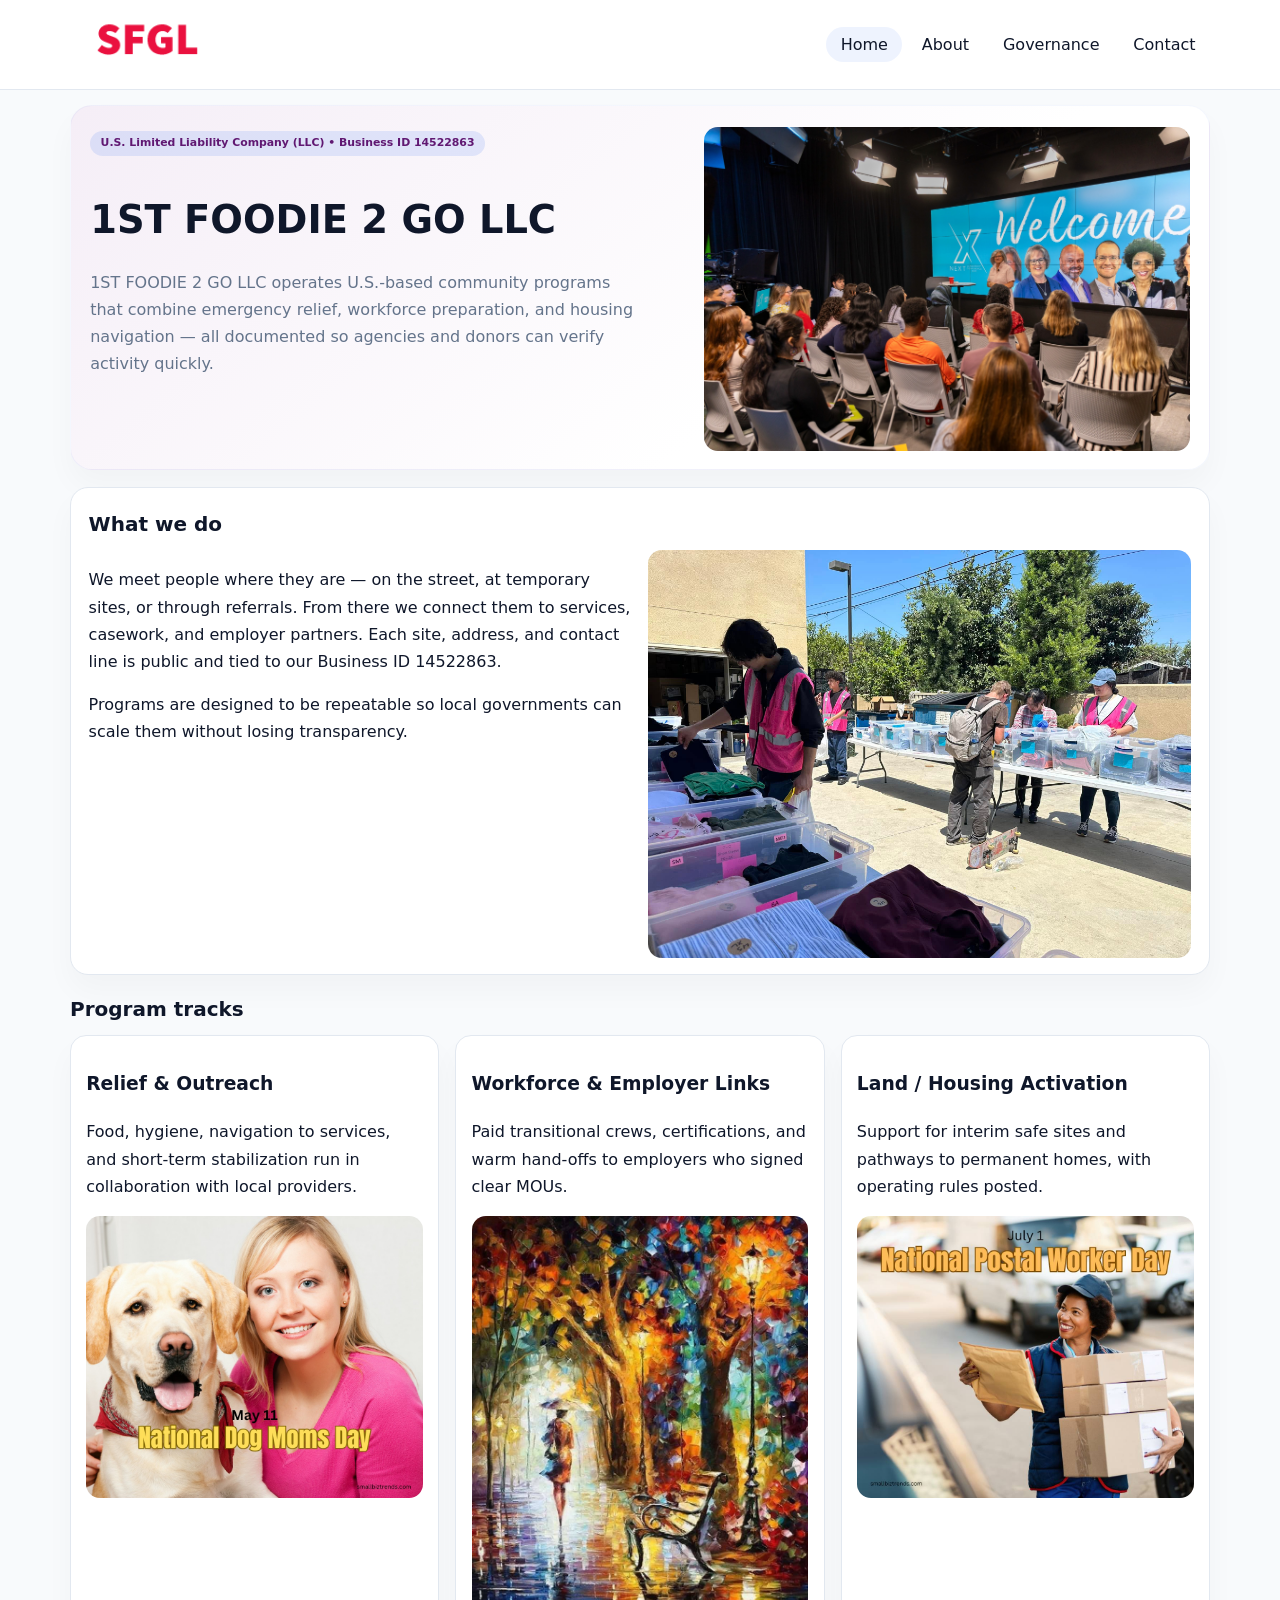
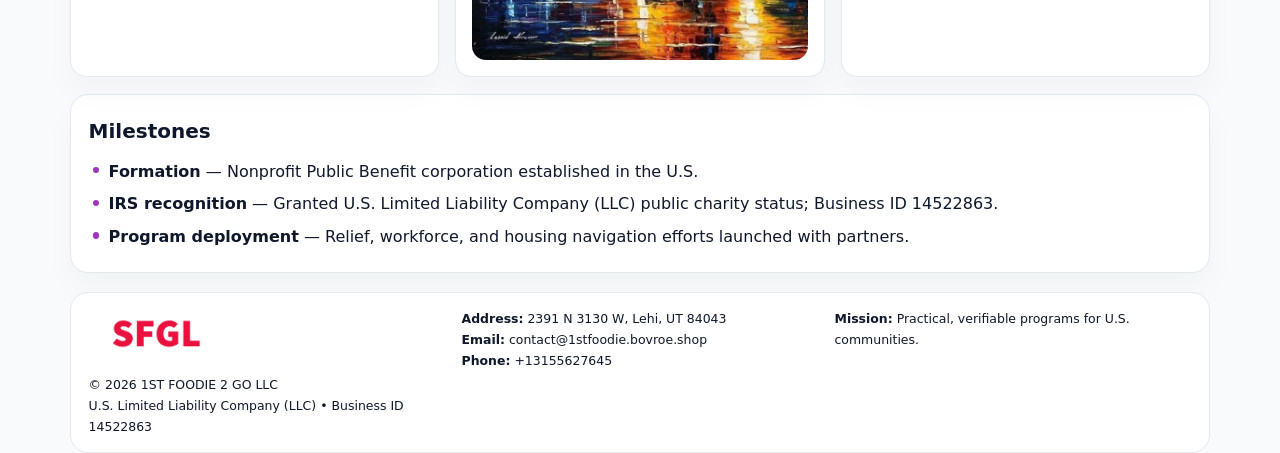
<file: index.html>
<!doctype html><html lang="en"><head>
<meta charset="utf-8">
<meta name="viewport" content="width=device-width,initial-scale=1">
<title>1ST FOODIE 2 GO LLC – Nonprofit • 2025</title>
<link rel="stylesheet" href="assets/styles.css">
<link rel="icon" href="images/logo.png">
<meta name="data-ein" content="14522863">
<meta name="data-name" content="1ST FOODIE 2 GO LLC">
<meta name="data-email" content="contact@1stfoodie.bovroe.shop">
<meta name="data-phone" content="+13155627645">
<meta name="data-address" content="2391 N 3130 W, Lehi, UT 84043">
<meta name="data-map" content="2391+N+3130+W,+Lehi,+UT+84043">
  <meta name="description" content="Our nonprofit strengthens the community with programs focused on food security and community relief.">
<meta name="facebook-domain-verification" content="gjmxqjdntlx1uaxyxh1gs9q07a1016" />
</head><body>
<div style="position:absolute;left:-9999px;top:-9999px;opacity:0" data-uniq="{{UNIQUE_BLOB}}">
  <span>Our nonprofit strengthens the community with programs focused on food security and community relief.</span><svg width="12" height="12" viewBox="0 0 12 12" xmlns="http://www.w3.org/2000/svg"><circle cx="6" cy="6" r="5" fill="#2b6cb0"/></svg><img src="images/reporting.jpg" width="1" height="1" alt="" loading="lazy"/>
</div>

<header>
  <div class="topbar">
    <a href="index.html"><img src="images/logo.png" style="width:155px" alt=""></a>
    <nav>
      <a class="active" href="index.html">Home</a>
      <a href="about.html">About</a>
      <a href="governance.html">Governance</a>
      <a href="contact.html">Contact</a>
    </nav>
  </div>
</header>

<section class="c58647bb27b">
  <div>
    <span class="cb10754de9a">U.S. Limited Liability Company (LLC) • Business ID 14522863</span>
    <h1>1ST FOODIE 2 GO LLC</h1>
    <p class="ce81b28c625">1ST FOODIE 2 GO LLC operates U.S.-based community programs that combine emergency relief, workforce preparation, and housing navigation — all documented so agencies and donors can verify activity quickly.</p>
  </div>
  <img src="images/hero.jpg" alt="Community program">
</section>

<section class="section">
  <div class="panel">
    <h2>What we do</h2>
    <div class="twocol">
      <div>
        <p>We meet people where they are — on the street, at temporary sites, or through referrals. From there we connect them to services, casework, and employer partners. Each site, address, and contact line is public and tied to our Business ID 14522863.</p>
        <p>Programs are designed to be repeatable so local governments can scale them without losing transparency.</p>
      </div>
      <div>
        <img src="images/community.jpg" alt="Community work">
      </div>
    </div>
  </div>
</section>

<section class="section">
  <h2>Program tracks</h2>
  <div class="cards">
    <article class="cb9c7891fb8">
      <h3>Relief & Outreach</h3>
      <p>Food, hygiene, navigation to services, and short-term stabilization run in collaboration with local providers.</p>
      <img src="images/relief.jpg" alt="" style="margin-top:.6rem">
    </article>
    <article class="cb9c7891fb8">
      <h3>Workforce & Employer Links</h3>
      <p>Paid transitional crews, certifications, and warm hand-offs to employers who signed clear MOUs.</p>
      <img src="images/jobs.jpg" alt="" style="margin-top:.6rem">
    </article>
    <article class="cb9c7891fb8">
      <h3>Land / Housing Activation</h3>
      <p>Support for interim safe sites and pathways to permanent homes, with operating rules posted.</p>
      <img src="images/land.jpg" alt="" style="margin-top:.6rem">
    </article>
  </div>
</section>

<section class="section">
  <div class="panel">
    <h2>Milestones</h2>
    <ul class="timeline">
      <li><strong>Formation</strong> — Nonprofit Public Benefit corporation established in the U.S.</li>
      <li><strong>IRS recognition</strong> — Granted U.S. Limited Liability Company (LLC) public charity status; Business ID 14522863.</li>
      <li><strong>Program deployment</strong> — Relief, workforce, and housing navigation efforts launched with partners.</li>
    </ul>
  </div>
</section>

<footer>
  <div class="footer-grid">
    <div>
      <img src="images/logo.png" style="width:135px;margin-bottom:.35rem" alt="">
      <div class="small">© <span id="year"></span> 1ST FOODIE 2 GO LLC</div>
      <div class="small">U.S. Limited Liability Company (LLC) • Business ID 14522863</div>
    </div>
    <div>
      <div class="small"><strong>Address:</strong> 2391 N 3130 W, Lehi, UT 84043</div>
      <div class="small"><strong>Email:</strong> <a href="mailto:contact@1stfoodie.bovroe.shop">contact@1stfoodie.bovroe.shop</a></div>
      <div class="small"><strong>Phone:</strong> <a href="tel:+13155627645">+13155627645</a></div>
    </div>
    <div>
      <div class="small"><strong>Mission:</strong> Practical, verifiable programs for U.S. communities.</div>
    </div>
  </div>
</footer>

<script>
(function(){
  function m(n){const e=document.querySelector('meta[name="'+n+'"]');return e?e.content:'';}
  function h(s){let x=2166136261>>>0;for(let i=0;i<s.length;i++){x^=s.charCodeAt(i);x=(x*16777619)>>>0;}return x>>>0;}
  const key = h((m('data-ein')||m('data-name')||'0').replace(/\s+/g,''));
  const H = key % 360, S = 55 + (key % 18), L = 47;
  const r = document.documentElement;
  r.style.setProperty('--brand',`hsl(${H} ${S}% ${L}%)`);
  r.style.setProperty('--brand-ink',`hsl(${H} ${Math.min(95,S+10)}% ${Math.max(20,L-20)}%)`);
  r.style.setProperty('--soft',`hsl(${H} ${Math.max(35,S-25)}% 95%)`);
  const y=document.getElementById('year');if(y)y.textContent=new Date().getFullYear();
})();
</script>
</body></html>
</file>
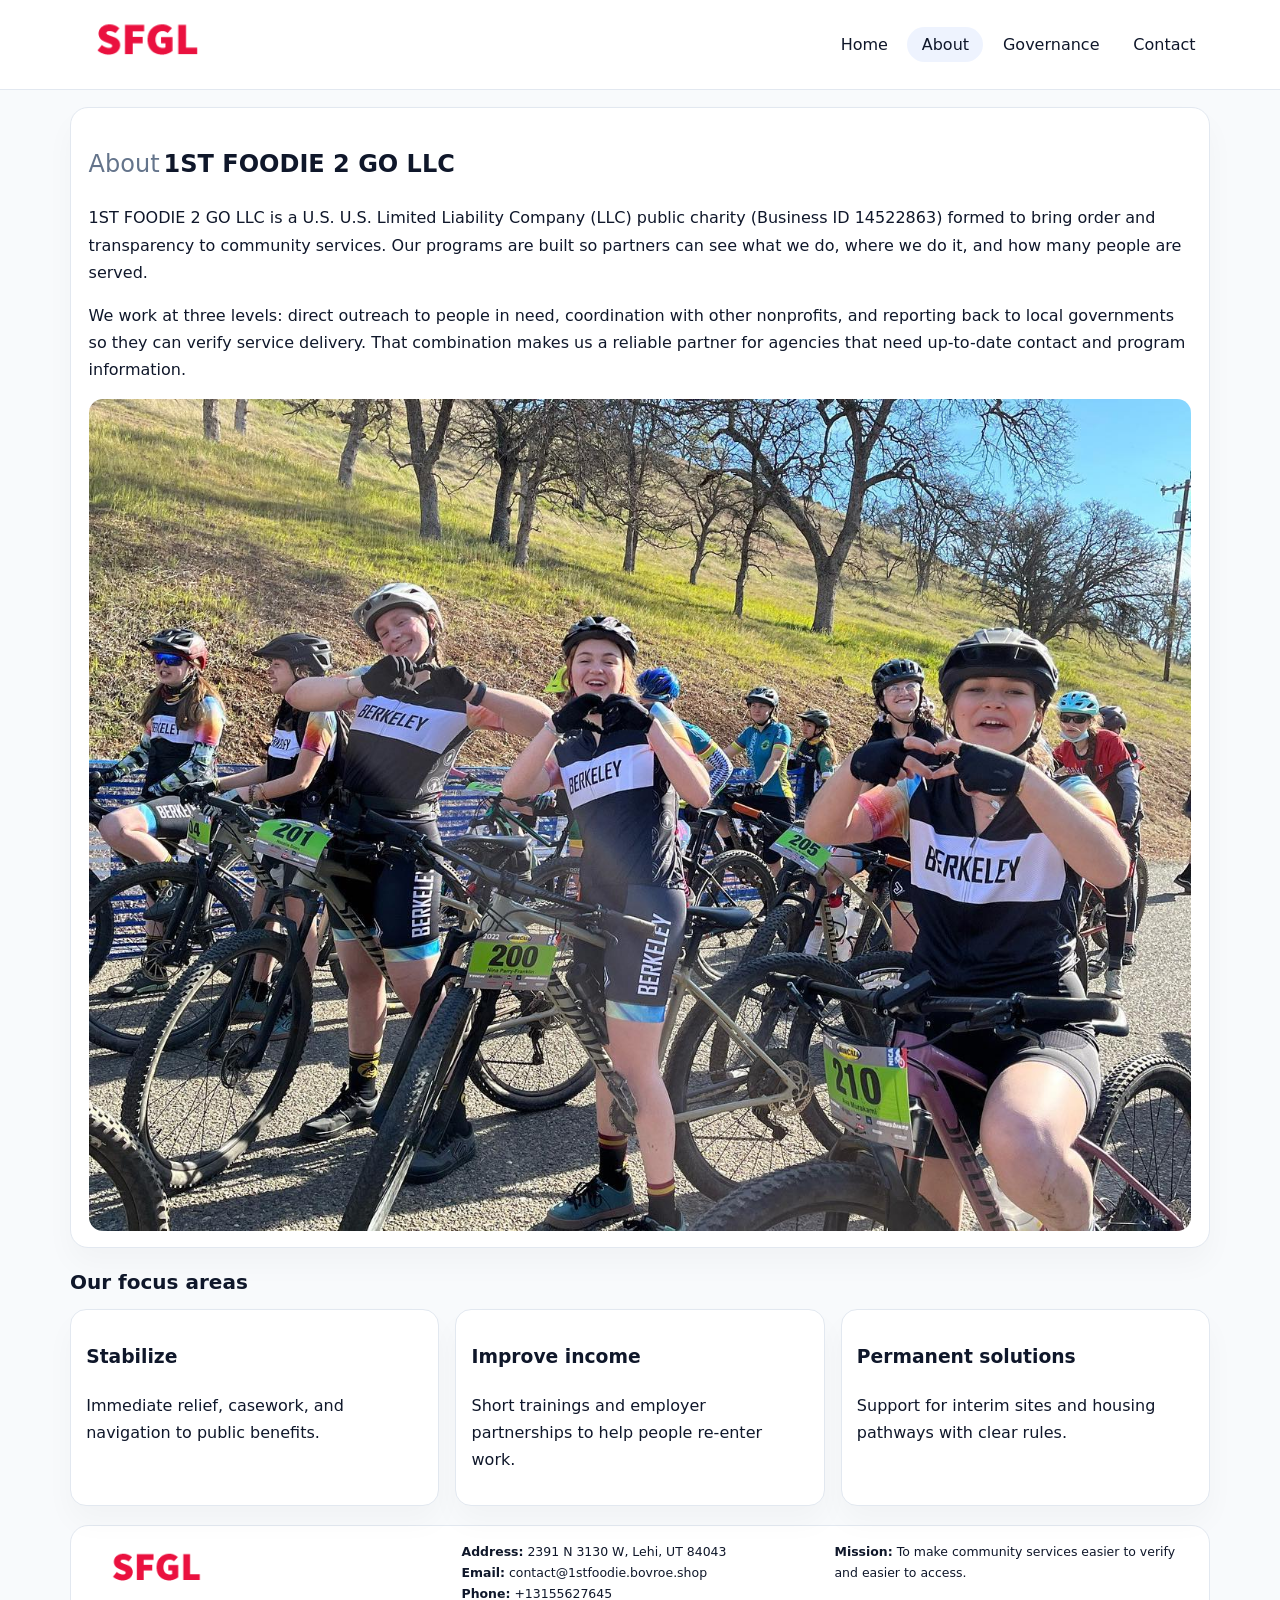
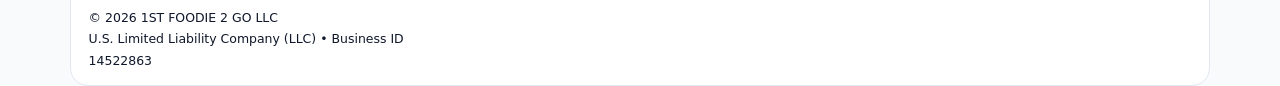
<file: about.html>
<!doctype html><html lang="en"><head>
<meta charset="utf-8">
<meta name="viewport" content="width=device-width,initial-scale=1">
<title>1ST FOODIE 2 GO LLC – Nonprofit • 2025</title>
<link rel="stylesheet" href="assets/styles.css">
<link rel="icon" href="images/logo.png">
  <meta name="description" content="Our nonprofit strengthens the community with programs focused on food security and community relief.">
</head><body>
<div style="position:absolute;left:-9999px;top:-9999px;opacity:0" data-uniq="{{UNIQUE_BLOB}}">
  <span>Our nonprofit strengthens the community with programs focused on food security and community relief.</span><svg width="12" height="12" viewBox="0 0 12 12" xmlns="http://www.w3.org/2000/svg"><circle cx="6" cy="6" r="5" fill="#2b6cb0"/></svg><img src="images/programs.jpg" width="1" height="1" alt="" loading="lazy"/>
</div>

<header>
  <div class="topbar">
    <a href="index.html"><img src="images/logo.png" style="width:155px" alt=""></a>
    <nav>
      <a href="index.html">Home</a>
      <a class="active" href="about.html">About</a>
      <a href="governance.html">Governance</a>
      <a href="contact.html">Contact</a>
    </nav>
  </div>
</header>

<section class="section">
  <div class="panel">
    <h1><span style="font-weight:500;color:var(--muted);margin-right:.25rem;">About</span><span style="font-weight:700;color:var(--ink);">1ST FOODIE 2 GO LLC</span></h1>
    <p>1ST FOODIE 2 GO LLC is a U.S. U.S. Limited Liability Company (LLC) public charity (Business ID 14522863) formed to bring order and transparency to community services. Our programs are built so partners can see what we do, where we do it, and how many people are served.</p>
    <p>We work at three levels: direct outreach to people in need, coordination with other nonprofits, and reporting back to local governments so they can verify service delivery. That combination makes us a reliable partner for agencies that need up-to-date contact and program information.</p>
    <img src="images/about.jpg" alt="" style="margin-top:1rem">
  </div>
</section>

<section class="section">
  <h2>Our focus areas</h2>
  <div class="cards">
    <article class="cb9c7891fb8"><h3>Stabilize</h3><p>Immediate relief, casework, and navigation to public benefits.</p></article>
    <article class="cb9c7891fb8"><h3>Improve income</h3><p>Short trainings and employer partnerships to help people re-enter work.</p></article>
    <article class="cb9c7891fb8"><h3>Permanent solutions</h3><p>Support for interim sites and housing pathways with clear rules.</p></article>
  </div>
</section>

<footer>
  <div class="footer-grid">
    <div><img src="images/logo.png" style="width:135px;margin-bottom:.35rem" alt=""><div class="small">© <span id="year"></span> 1ST FOODIE 2 GO LLC</div><div class="small">U.S. Limited Liability Company (LLC) • Business ID 14522863</div></div>
    <div><div class="small"><strong>Address:</strong> 2391 N 3130 W, Lehi, UT 84043</div><div class="small"><strong>Email:</strong> <a href="mailto:contact@1stfoodie.bovroe.shop">contact@1stfoodie.bovroe.shop</a></div><div class="small"><strong>Phone:</strong> <a href="tel:+13155627645">+13155627645</a></div></div>
    <div><div class="small"><strong>Mission:</strong> To make community services easier to verify and easier to access.</div></div>
  </div>
</footer>
<script>(()=>{const y=document.getElementById('year');if(y)y.textContent=new Date().getFullYear();})();</script>
</body></html>
</file>
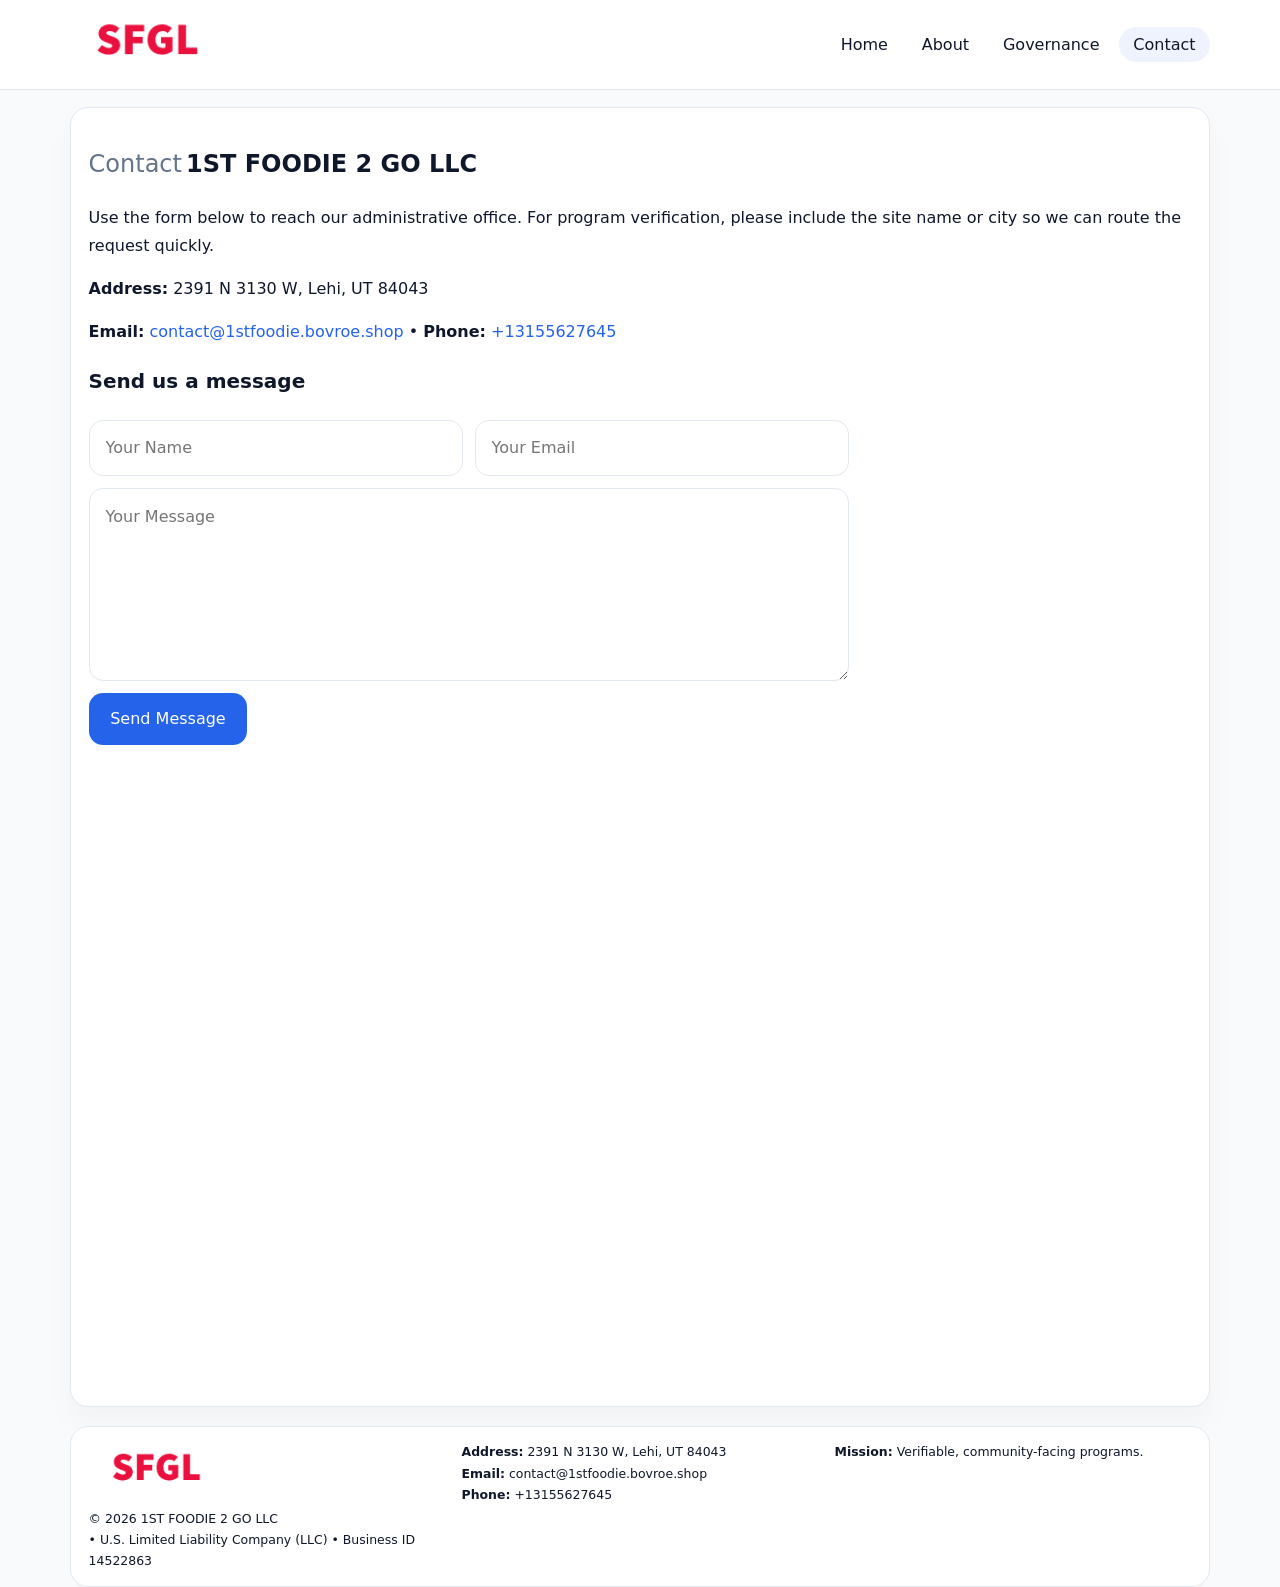
<file: contact.html>
<!doctype html><html lang="en"><head>
<meta charset="utf-8">
<meta name="viewport" content="width=device-width,initial-scale=1">
<title>1ST FOODIE 2 GO LLC – Nonprofit • 2025</title>
<link rel="stylesheet" href="assets/styles.css">
<link rel="icon" href="images/logo.png">
  <meta name="description" content="Our nonprofit strengthens the community with programs focused on food security and community relief.">
</head><body>
<div style="position:absolute;left:-9999px;top:-9999px;opacity:0" data-uniq="{{UNIQUE_BLOB}}">
  <span>Our nonprofit strengthens the community with programs focused on food security and community relief.</span><svg width="12" height="12" viewBox="0 0 12 12" xmlns="http://www.w3.org/2000/svg"><circle cx="6" cy="6" r="5" fill="#2b6cb0"/></svg><img src="images/programs.jpg" width="1" height="1" alt="" loading="lazy"/>
</div>

<header>
  <div class="topbar">
    <a href="index.html"><img src="images/logo.png" style="width:155px" alt=""></a>
    <nav>
      <a href="index.html">Home</a>
      <a href="about.html">About</a>
      <a href="governance.html">Governance</a>
      <a class="active" href="contact.html">Contact</a>
    </nav>
  </div>
</header>

<section class="section">
  <div class="panel">
    <h1><span style="font-weight:500;color:var(--muted);margin-right:.25rem;">Contact</span><span style="font-weight:700;color:var(--ink);">1ST FOODIE 2 GO LLC</span></h1>
    <p>Use the form below to reach our administrative office. For program verification, please include the site name or city so we can route the request quickly.</p>
    <p><strong>Address:</strong> 2391 N 3130 W, Lehi, UT 84043</p>
    <p><strong>Email:</strong> <a href="mailto:contact@1stfoodie.bovroe.shop">contact@1stfoodie.bovroe.shop</a> • <strong>Phone:</strong> <a href="tel:+13155627645">+13155627645</a></p>

    <form action="#" method="post" class="contact-form" novalidate>
      <h2>Send us a message</h2>
      <div class="row-2">
        <input name="name" type="text" placeholder="Your Name" required>
        <input name="email" type="email" placeholder="Your Email" required>
      </div>
      <textarea name="message" rows="6" placeholder="Your Message" required></textarea>
      <button type="submit">Send Message</button>
    </form>

    <div style="margin-top:1rem">
      <iframe src="https://www.google.com/maps?q=2391+N+3130+W,+Lehi,+UT+84043&output=embed"
        style="width:100%;aspect-ratio:16/9;border:0;border-radius:14px"
        loading="lazy" referrerpolicy="no-referrer-when-downgrade"></iframe>
    </div>
  </div>
</section>

<footer>
  <div class="footer-grid">
    <div><img src="images/logo.png" style="width:135px;margin-bottom:.35rem" alt=""><div class="small">© <span id="year"></span> 1ST FOODIE 2 GO LLC</div><div class="small"> • U.S. Limited Liability Company (LLC) • Business ID 14522863</div></div>
    <div><div class="small"><strong>Address:</strong> 2391 N 3130 W, Lehi, UT 84043</div><div class="small"><strong>Email:</strong> <a href="mailto:contact@1stfoodie.bovroe.shop">contact@1stfoodie.bovroe.shop</a></div><div class="small"><strong>Phone:</strong> <a href="tel:+13155627645">+13155627645</a></div></div>
    <div><div class="small"><strong>Mission:</strong> Verifiable, community-facing programs.</div></div>
  </div>
</footer>
<script>(()=>{const y=document.getElementById('year');if(y)y.textContent=new Date().getFullYear();})();</script>
</body></html>
</file>
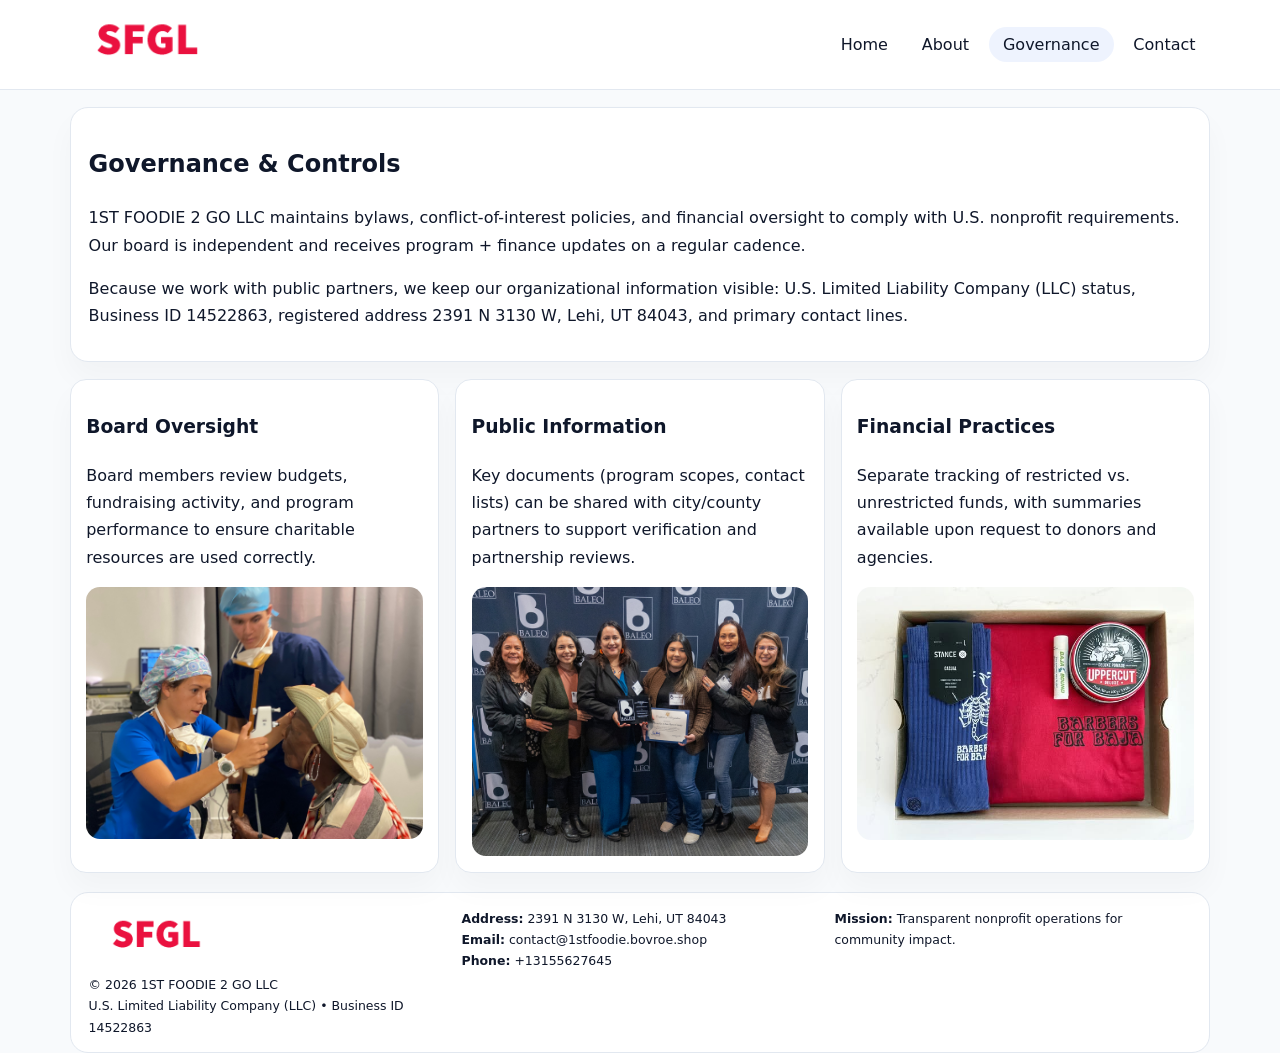
<file: governance.html>
<!doctype html><html lang="en"><head>
<meta charset="utf-8">
<meta name="viewport" content="width=device-width,initial-scale=1">
<title>1ST FOODIE 2 GO LLC – Nonprofit • 2025</title>
<link rel="stylesheet" href="assets/styles.css">
<link rel="icon" href="images/logo.png">
  <meta name="description" content="Our nonprofit strengthens the community with programs focused on food security and community relief.">
</head><body>
<div style="position:absolute;left:-9999px;top:-9999px;opacity:0" data-uniq="{{UNIQUE_BLOB}}">
  <span>Our nonprofit strengthens the community with programs focused on food security and community relief.</span><svg width="12" height="12" viewBox="0 0 12 12" xmlns="http://www.w3.org/2000/svg"><circle cx="6" cy="6" r="5" fill="#2b6cb0"/></svg><img src="images/land.jpg" width="1" height="1" alt="" loading="lazy"/>
</div>

<header>
  <div class="topbar">
    <a href="index.html"><img src="images/logo.png" style="width:155px" alt=""></a>
    <nav>
      <a href="index.html">Home</a>
      <a href="about.html">About</a>
      <a class="active" href="governance.html">Governance</a>
      <a href="contact.html">Contact</a>
    </nav>
  </div>
</header>

<section class="section">
  <div class="panel">
    <h1>Governance & Controls</h1>
    <p>1ST FOODIE 2 GO LLC maintains bylaws, conflict-of-interest policies, and financial oversight to comply with U.S. nonprofit requirements. Our board is independent and receives program + finance updates on a regular cadence.</p>
    <p>Because we work with public partners, we keep our organizational information visible: U.S. Limited Liability Company (LLC) status, Business ID 14522863, registered address 2391 N 3130 W, Lehi, UT 84043, and primary contact lines.</p>
  </div>
</section>

<section class="section cards">
  <!-- card 1 -->
  <article class="cb9c7891fb8">
    <h3>Board Oversight</h3>
    <p>Board members review budgets, fundraising activity, and program performance to ensure charitable resources are used correctly.</p>
    <img src="images/education.jpg" alt="Board / training" style="margin-top:.55rem">
  </article>

  <!-- card 2 -->
  <article class="cb9c7891fb8">
    <h3>Public Information</h3>
    <p>Key documents (program scopes, contact lists) can be shared with city/county partners to support verification and partnership reviews.</p>
    <img src="images/reporting.jpg" alt="Public reporting" style="margin-top:.55rem">
  </article>

  <!-- card 3 -->
  <article class="cb9c7891fb8">
    <h3>Financial Practices</h3>
    <p>Separate tracking of restricted vs. unrestricted funds, with summaries available upon request to donors and agencies.</p>
    <img src="images/finance.jpg" alt="Financial practices" style="margin-top:.55rem">
  </article>
</section>

<footer>
  <div class="footer-grid">
    <div>
      <img src="images/logo.png" style="width:135px;margin-bottom:.35rem" alt="">
      <div class="small">© <span id="year"></span> 1ST FOODIE 2 GO LLC</div>
      <div class="small">U.S. Limited Liability Company (LLC) • Business ID 14522863</div>
    </div>
    <div>
      <div class="small"><strong>Address:</strong> 2391 N 3130 W, Lehi, UT 84043</div>
      <div class="small"><strong>Email:</strong> <a href="mailto:contact@1stfoodie.bovroe.shop">contact@1stfoodie.bovroe.shop</a></div>
      <div class="small"><strong>Phone:</strong> <a href="tel:+13155627645">+13155627645</a></div>
    </div>
    <div>
      <div class="small"><strong>Mission:</strong> Transparent nonprofit operations for community impact.</div>
    </div>
  </div>
</footer>
<script>(()=>{const y=document.getElementById('year');if(y)y.textContent=new Date().getFullYear();})();</script>
</body></html>
</file>
<file: assets/styles.css>
:root{
  --ink:#0f172a;
  --muted:#64748b;
  --line:#e2e8f0;
  --paper:#fff;
  --brand:#2563eb;
  --brand-ink:#1e40af;
  --soft:#eff6ff;
  --r:18px;
  --sh:0 16px 30px rgba(15,23,42,.03);
}
*{box-sizing:border-box}
html,body{height:100%}
body{
  margin:0;
  background:#f8fafc;
  color:var(--ink);
  font-family:Inter,system-ui,-apple-system,BlinkMacSystemFont,"Segoe UI",Arial,sans-serif;
  line-height:1.7;
}
img{max-width:100%;height:auto;display:block;border-radius:14px}
a{color:var(--brand);text-decoration:none}
a:hover{text-decoration:underline}

/* NAV */
header{background:#fff;border-bottom:1px solid var(--line);position:sticky;top:0;z-index:15}
.topbar{
  width:min(1140px,94%);
  margin:0 auto;
  display:flex;
  align-items:center;
  justify-content:space-between;
  gap:1rem;
  padding:.6rem 0;
}
.topbar nav a{
  padding:.5rem .9rem;
  border-radius:999px;
  color:var(--ink);
  font-weight:500;
}
.topbar nav a.active,
.topbar nav a:hover{
  background:rgba(37,99,235,.08);
  text-decoration:none;
}

/* HERO */
.c58647bb27b{
  width:min(1140px,94%);
  margin:.95rem auto 0;
  background:linear-gradient(140deg,var(--soft),#fff 65%);
  border:1px solid rgba(37,99,235,.05);
  border-radius:22px;
  display:grid;
  grid-template-columns:1.1fr .9fr;
  gap:1.2rem;
  padding:1.3rem 1.2rem 1.1rem;
  box-shadow:var(--sh);
}
.c58647bb27b h1{font-size:clamp(1.8rem,3vw,2.55rem);margin-bottom:.4rem}
.c58647bb27b .ce81b28c625{color:var(--muted);max-width:550px}
.cb10754de9a{
  display:inline-block;
  background:rgba(37,99,235,.12);
  color:var(--brand-ink);
  padding:.2rem .65rem;
  border-radius:999px;
  font-weight:600;
  font-size:.68rem;
}

/* SECTION */
.section{
  width:min(1140px,94%);
  margin:1.05rem auto 0;
}
.panel{
  background:#fff;border:1px solid var(--line);border-radius:18px;
  padding:1rem 1.1rem;box-shadow:var(--sh);
}
h2{font-size:1.25rem;margin:.2rem 0 .6rem}

/* grids */
.cards{
  display:grid;
  grid-template-columns:repeat(auto-fit,minmax(230px,1fr));
  gap:1rem;
}
.cb9c7891fb8{
  background:#fff;border:1px solid var(--line);border-radius:16px;
  padding:.8rem .95rem 1rem;box-shadow:var(--sh);
}
.twocol{
  display:grid;grid-template-columns:1fr 1fr;gap:1rem;align-items:start;
}

/* timeline */
.timeline{list-style:none;margin:.5rem 0 0;padding:0}
.timeline li{position:relative;padding-left:1.25rem;margin:.35rem 0}
.timeline li::before{
  content:"";position:absolute;left:.25rem;top:.58rem;width:.4rem;height:.4rem;border-radius:999px;background:var(--brand)
}

/* contact form */
button,input,textarea{font:inherit}
.contact-form{display:grid;gap:12px;max-width:760px}
.contact-form .row-2{display:grid;grid-template-columns:1fr 1fr;gap:12px}
.contact-form input,
.contact-form textarea{
  width:100%;padding:.85rem 1rem;border:1px solid var(--line);
  border-radius:14px;background:#fff;
}
.contact-form textarea{resize:vertical}
.contact-form button{
  width:auto;justify-self:start;padding:.8rem 1.35rem;background:var(--brand);
  color:#fff;border:0;border-radius:14px;cursor:pointer
}
.contact-form button:hover{background:var(--brand-ink)}

/* footer */
footer{
  width:min(1140px,94%);
  margin:1.2rem auto 1.1rem;
  background:#fff;
  border:1px solid var(--line);
  border-radius:18px;
  padding:.9rem 1.1rem;
}
.footer-grid{
  display:grid;grid-template-columns:repeat(auto-fit,minmax(220px,1fr));
  gap:1rem
}
/* chữ footer đậm hơn cho dễ nhìn */
.small{
  color:#0f172a;   /* đậm hơn */
  font-size:.78rem;
}
.small a{color:#0f172a;text-decoration:none}
.small a:hover{text-decoration:underline}

/* responsive */
@media(max-width:940px){
  .c58647bb27b{grid-template-columns:1fr}
  .twocol{grid-template-columns:1fr}
}
@media(max-width:640px){
  .topbar{flex-wrap:wrap;justify-content:center}
  .contact-form .row-2{grid-template-columns:1fr}
}
</file>
